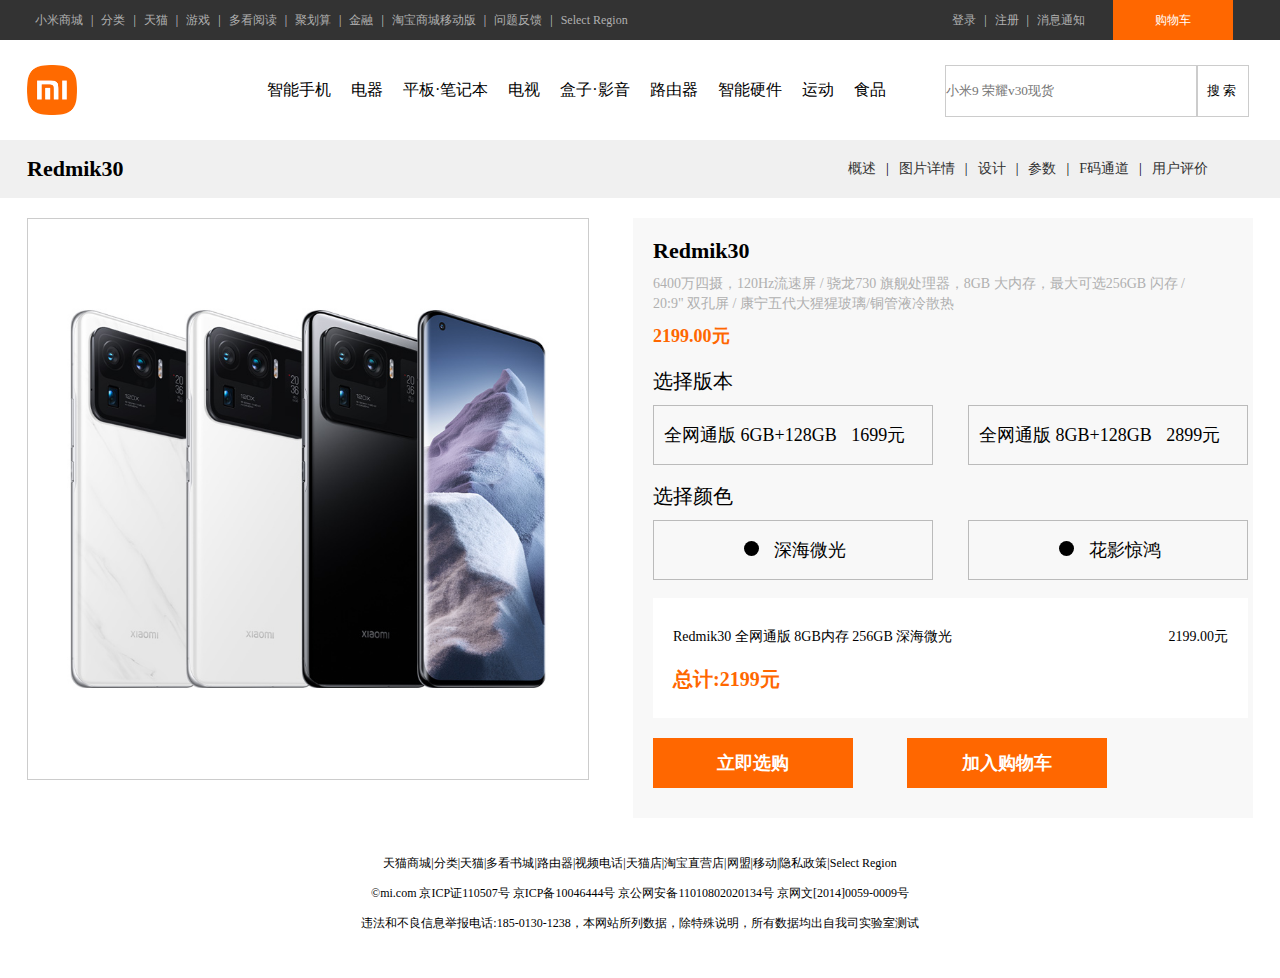
<file: xiaomi/pages/detailPage.html>
<!DOCTYPE html>
<html>

<head>
    <meta charset="UTF-8">
    <meta name="author" content="order by dede58.com" />
    <title>详情页</title>
    <!-- 重置样式 -->
    <link rel="stylesheet" href="../css/reset.css">
    <!-- 公共样式 -->
    <link rel="stylesheet" href="../css/base.css">
    <!-- 当前页样式 -->
    <link rel="stylesheet" type="text/css" href="../css/detailPage.css">
    <!-- header main图标库 -->
    <link rel="stylesheet" href="../iconfont/iconfont.css">
    <link rel="shortcut icon" href="../icon/favicon.ico" type="image/x-icon">

    <!-- 引入footer图标库 -->
    <link rel="stylesheet" href="../iconfooter/iconfont.css">
    <script src="../iconfooter/iconfont.js"></script>
    <link rel="stylesheet" href="../css/footer.css">

</head>

<body>
    <!-- start header -->
    <header>
        <div class="top center">
            <div class="left fl">
                <ul>
                    <li><a href="javascript:;">小米商城</a></li>
                    <li>|</li>
                    <li><a href="javascript:;">分类</a></li>
                    <li>|</li>
                    <li><a href="javascript:;">天猫</a></li>
                    <li>|</li>
                    <li><a href="javascript:;">游戏</a></li>
                    <li>|</li>
                    <li><a href="javascript:;">多看阅读</a></li>
                    <li>|</li>
                    <li><a href="javascript:;">聚划算</a></li>
                    <li>|</li>
                    <li><a href="javascript:;">金融</a></li>
                    <li>|</li>
                    <li><a href="javascript:;">淘宝商城移动版</a></li>
                    <li>|</li>
                    <li><a href="javascript:;">问题反馈</a></li>
                    <li>|</li>
                    <li><a href="javascript:;">Select Region</a></li>
                    <div class="clear"></div>
                </ul>
            </div>
            <div class="right fr">
                <div class="gouwuche fr"><a href="./shoppingCart.html">购物车</a></div>
                <div class="fr">
                    <ul>
                        <li><a href="./login.html" target="_blank">登录</a></li>
                        <li>|</li>
                        <li><a href="./register.html" target="_blank">注册</a></li>
                        <li>|</li>
                        <li><a href="javascript:;">消息通知</a></li>
                    </ul>
                </div>
                <div class="clear"></div>
            </div>
            <div class="clear"></div>
        </div>
    </header>
    <!--end header -->

    <!-- start banner_x -->
    <div class="banner_x center">
        <a href="./index.html" target="_blank">
            <div class="logo fl"></div>
        </a>
        <a href="">
            <div class="ad_top fl"></div>
        </a>
        <div class="nav fl">
            <ul>
                <li><a href="">智能手机</a></li>
                <li><a href="">电器</a></li>
                <li><a href="">平板·笔记本</a></li>
                <li><a href="">电视</a></li>
                <li><a href="">盒子·影音</a></li>
                <li><a href="">路由器</a></li>
                <li><a href="">智能硬件</a></li>
                <li><a href="">运动</a></li>
                <li><a href="">食品</a></li>
            </ul>
        </div>
        <div class="search fr">
            <form action="" method="post">
                <div class="text fl">
                    <input type="text" class="shuru" placeholder="小米9&nbsp;荣耀v30现货">
                </div>
                <div class="submit fl">
                    <input type="submit" class="sousuo" value="搜索" />
                </div>
                <div class="clear"></div>
            </form>
            <div class="clear"></div>
        </div>
    </div>
    <!-- end banner_x -->


    <!-- xiangqing -->
    <form action="post" method="">
        <div class="xiangqing">
            <div class="neirong w">
                <div class="xiaomi6 fl">Redmik30</div>
                <nav class="fr">
                    <li><a href="">概述</a></li>
                    <li>|</li>
                    <li><a href="">图片详情</a></li>
                    <li>|</li>
                    <li><a href="">设计</a></li>
                    <li>|</li>
                    <li><a href="">参数</a></li>
                    <li>|</li>
                    <li><a href="">F码通道</a></li>
                    <li>|</li>
                    <li><a href="">用户评价</a></li>
                    <div class="clear"></div>
                </nav>
                <div class="clear"></div>
            </div>
        </div>

        <div class="jieshao mt20 w">
            <div class="left fl"><img src="../images/big1.jpg" style="width: 560px; height: 560px;"></div>
            <div class="right fr">
                <div class="h3 ml20 mt20">Redmik30</div>
                <div class="jianjie mr40 ml20 mt10">6400万四摄，120Hz流速屏 / 骁龙730 旗舰处理器，8GB 大内存，最大可选256GB 闪存 / 20:9" 双孔屏 / 康宁五代大猩猩玻璃/铜管液冷散热</div>
                <div class="jiage ml20 mt10">2199.00元</div>
                <div class="ft20 ml20 mt20">选择版本</div>
                <div class="xzbb ml20 mt10">
                    <div class="banben fl">
                        <a>
                            <span>全网通版 6GB+128GB </span>
                            <span>1699元</span>
                        </a>
                    </div>
                    <div class="banben fr">
                        <a>
                            <span>全网通版 8GB+128GB</span>
                            <span>2899元</span>
                        </a>
                    </div>
                    <div class="clear"></div>
                </div>
                <div class="ft20 ml20 mt20">选择颜色</div>
                <div class="xzbb ml20 mt10">
                    <div class="banben fl">
                        <a>
                            <span class="yuandian"></span>
                            <span>深海微光 </span>

                        </a>
                    </div>
                    <div class="banben fr">
                        <a>
                            <span class="yuandian"></span>
                            <span>花影惊鸿</span>

                        </a>
                    </div>
                    <div class="clear"></div>
                </div>
                <div class="xqxq mt20 ml20">
                    <div class="top1 mt10">
                        <div class="left1 fl">Redmik30 全网通版 8GB内存 256GB 深海微光</div>
                        <div class="right1 fr">2199.00元</div>
                        <div class="clear"></div>
                    </div>
                    <div class="bot mt20 ft20 ftbc">总计:2199元</div>
                </div>
                <div class="xiadan ml20 mt20">
                    <input class="jrgwc" type="button" name="jrgwc" value="立即选购" />
                    <input class="jrgwc" type="button" name="jrgwc" value="加入购物车" />

                </div>
            </div>
            <div class="clear"></div>
        </div>
    </form>
    <!-- footer -->
    <footer class="mt20 center">

        <div class="mt20">天猫商城|分类|天猫|多看书城|路由器|视频电话|天猫店|淘宝直营店|网盟|移动|隐私政策|Select Region</div>
        <div>©mi.com 京ICP证110507号 京ICP备10046444号 京公网安备11010802020134号 京网文[2014]0059-0009号</div>
        <div>违法和不良信息举报电话:185-0130-1238，本网站所列数据，除特殊说明，所有数据均出自我司实验室测试</div>

    </footer>
    <script src="../js/axios.js"></script>

    <script src="../js/detailPage.js"></script>
</body>

</html>
</file>
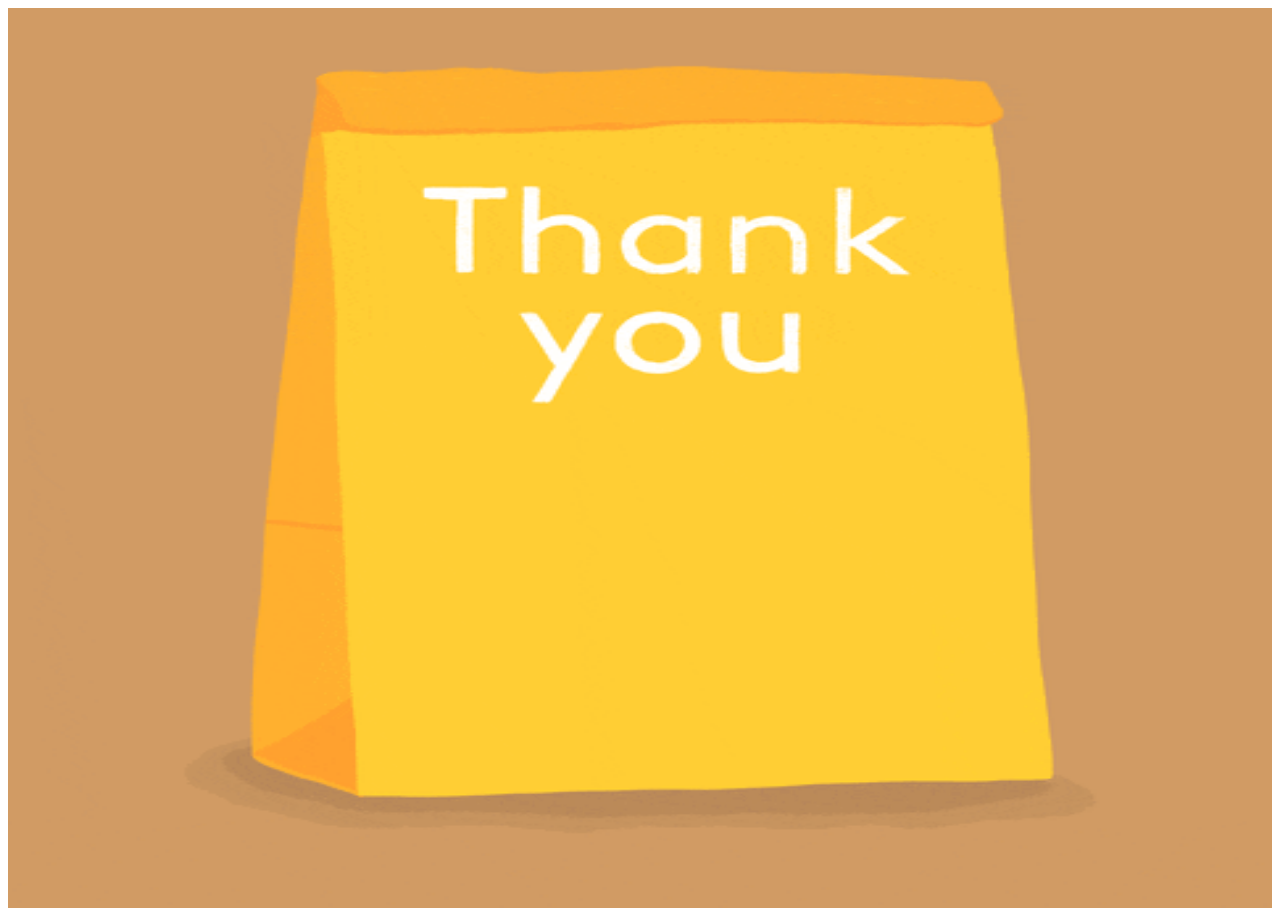
<file: xiaomi/pages/finall.html>
<!DOCTYPE html>
<html lang="en">

<head>
    <meta charset="UTF-8">
    <meta http-equiv="X-UA-Compatible" content="IE=edge">
    <meta name="viewport" content="width=device-width, initial-scale=1.0">
    <title>小米祝你健康快乐</title>
    <link rel="shortcut icon" href="../icon/favicon.ico" type="image/x-icon">

    <style>
        html,
        body {
            height: 100%;
        }
        
        div {
            height: 100%;
            background: url(../images/giphy.gif) no-repeat;
            background-size: 100% 100%;
            cursor: pointer;
        }
    </style>
</head>

<body>
    <div>

    </div>
    <script>
        const html = document.documentElement
        html.onclick = function() {
            location.href = './index.html'
        }
    </script>

</body>


</html>
</file>
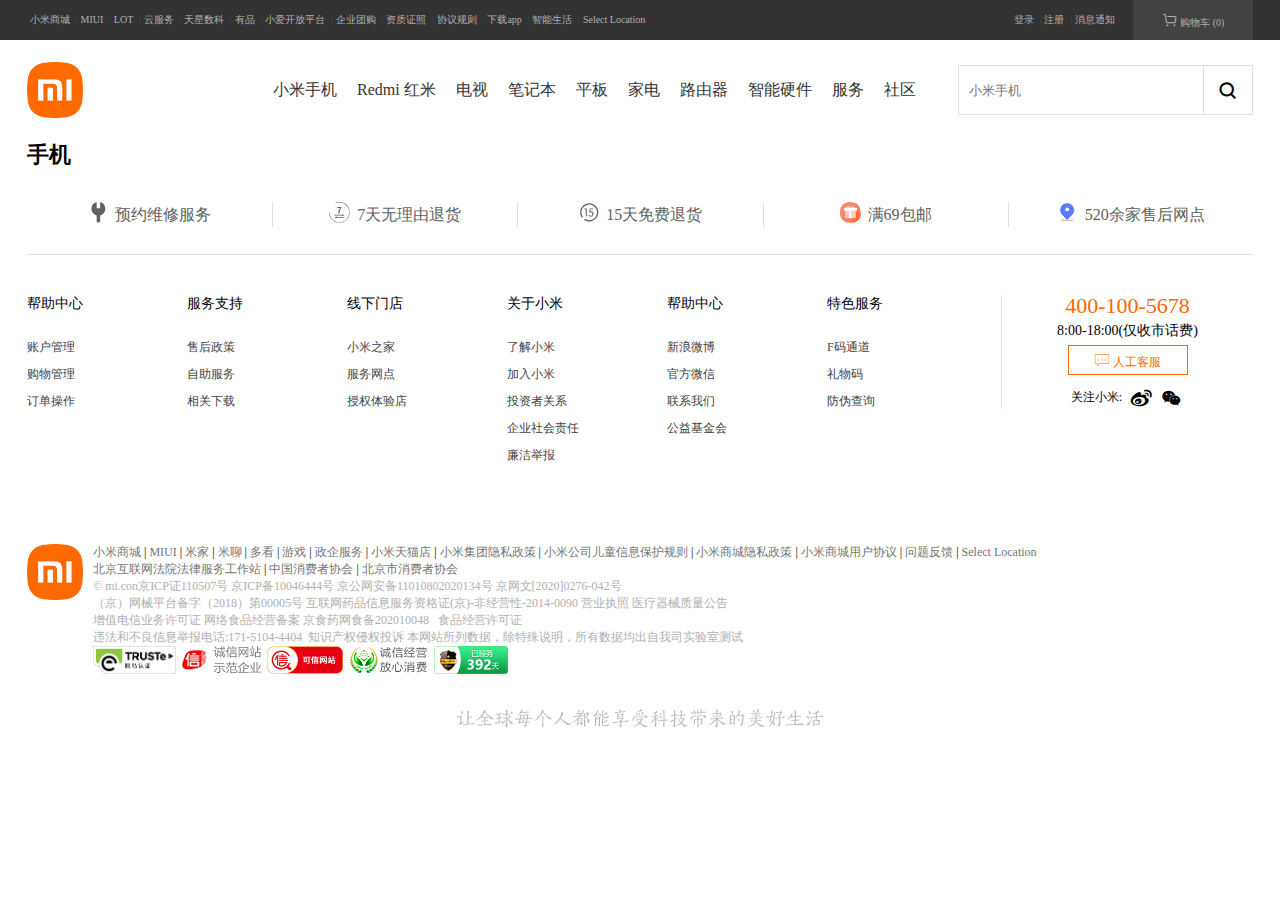
<file: xiaomi/pages/goodsList.html>
<!DOCTYPE html>
<html lang="en">

<head>
    <meta charset="UTF-8">
    <meta http-equiv="X-UA-Compatible" content="IE=edge">
    <meta name="viewport" content="width=device-width, initial-scale=1.0">
    <title>商品列表</title>
    <!-- 重置样式 -->
    <link rel="stylesheet" href="../css/reset.css">
    <!-- 公共样式 -->
    <link rel="stylesheet" href="../css/base.css">
    <!-- 当前主页样式 -->
    <link rel="stylesheet" href="../css/header.css">
    <link rel="stylesheet" href="../css/index.css">
    <link rel="stylesheet" href="../css/footer.css">
    <!-- header main图标库 -->
    <link rel="stylesheet" href="../iconfont/iconfont.css">
    <link rel="shortcut icon" href="../icon/favicon.ico" type="image/x-icon">

    <!-- 引入footer图标库 -->
    <link rel="stylesheet" href="../iconfooter/iconfont.css">
    <script src="../iconfooter/iconfont.js"></script>
    <link rel="stylesheet" href="../css/footer.css">

</head>


<body>
    <!-- 顶部导航条 -->
    <header>
        <div class="headbar">
            <!-- 创建内部容器 -->
            <div class="topbar w clearfix">
                <!-- 左侧的导航 -->
                <nav>
                    <ul class="service">
                        <li>
                            <a href="javascript:;">小米商城</a>
                            <span>|</span>
                        </li>

                        <li>
                            <a href="javascript:;">MIUI</a>
                            <span>|</span>
                        </li>

                        <li>
                            <a href="javascript:;">LOT</a>
                            <span>|</span>
                        </li>

                        <li>
                            <a href="javascript:;">云服务</a>
                            <span>|</span>
                        </li>

                        <li>
                            <a href="javascript:;">天星数科</a>
                            <span>|</span>
                        </li>

                        <li>
                            <a href="javascript:;">有品</a>
                            <span>|</span>
                        </li>

                        <li>
                            <a href="javascript:;">小爱开放平台</a>
                            <span>|</span>
                        </li>

                        <li>
                            <a href="javascript:;">企业团购</a>
                            <span>|</span>
                        </li>

                        <li>
                            <a href="javascript:;">资质证照</a>
                            <span>|</span>
                        </li>

                        <li>
                            <a href="javascript:;">协议规则</a>
                            <span>|</span>
                        </li>

                        <li class="down-app pos-r">
                            <a href="javascript:;">下载app</a>
                            <span>|</span>

                            <!-- 添加一个弹出层二维码 -->
                            <div class="triangle"></div>
                            <div class="appqrode">
                                <img src="../images/download.png" alt=""> 小米商城App
                            </div>
                        </li>

                        <li>
                            <a href="javascript:;">智能生活</a>
                            <span>|</span>
                        </li>

                        <li>
                            <a href="javascript:;">Select Location</a>

                        </li>
                    </ul>
                </nav>
                <!-- 购物车 -->
                <div class="buy-cart fr">
                    <a href="./shoppingCart.html">
                        <i class="iconfont icon-gouwuche"></i>
                        <span>购物车</span>
                        <span>(0)</span>
                    </a>
                    <!-- 下拉购物车 -->
                    <div class="cart-menu">
                        购物车中还没有商品,赶紧选购吧!
                    </div>
                </div>

                <!-- 用户登录注册 -->
                <ul class="header-info fr">
                    <li>
                        <a href="./login.html">登录</a>
                        <span>|</span>
                    </li>
                    <li>
                        <a href="./register.html">注册</a>
                        <span>|</span>
                    </li>
                    <li>
                        <a href="#">消息通知</a>

                    </li>
                </ul>
            </div>
        </div>

        <!-- 中间的header -->
        <section>
            <div class="headNav w">
                <div class="logo-wrapper pos-r fl">
                    <div class="logo pos-a"></div>
                </div>

                <ul class="h-list fl fs16">
                    <li class="h-list-first">
                        <a href="javascipt:;">全部商品分类</a>
                    </li>
                    <!-- 小米手机 -->
                    <li>
                        <a href="javascript:;">小米手机</a>
                        <div class="down-menu-wrapper">
                            <ul class="down-menu w ">
                                <li>
                                    <div class="img-box">
                                        <img src="../images/手机1.webp" alt="" class="pic">
                                    </div>
                                    <p>Xiaomi MIX 4</p>
                                    <p>4999元起</p>
                                </li>
                                <li>
                                    <div class="img-box">
                                        <img src="../images/手机4.webp" class="pic" alt="">
                                    </div>
                                    <p>小米MIX FOLD</p>
                                    <p>9999元起</p>
                                </li>
                                <li>
                                    <div class="img-box">
                                        <img src="../images/手机5.webp" class="pic" alt="">
                                    </div>
                                    <p>小米11 Ultra</p>
                                    <p>5499元起</p>
                                </li>
                                <li>
                                    <div class="img-box">
                                        <img src="../images/手机6.webp" class="pic" alt="">
                                    </div>
                                    <p>小米11 Pro</p>
                                    <p>4499元起</p>
                                </li>
                                <li>
                                    <div class="img-box">
                                        <img src="../images/手机7.webp" class="pic" alt="">
                                    </div>
                                    <p>小米11 青春版</p>
                                    <p>2099元起</p>
                                </li>
                                <li>
                                    <div class="img-box">
                                        <img src="../images/推荐14.webp" class="pic" alt="">
                                    </div>
                                    <p>小米10S</p>
                                    <p>2999元起</p>
                                </li>
                            </ul>
                        </div>
                    </li>
                    <!-- 红米 -->
                    <li>
                        <a href="javascript:;">Redmi 红米</a>
                        <div class="down-menu-wrapper">
                            <ul class="down-menu w clearfix">
                                <li>
                                    <div class="img-box">
                                        <img src="../images/推荐3.webp" class="pic" alt="">
                                    </div>
                                    <p>Redmi Note 10 Pro</p>
                                    <p>1599元</p>
                                </li>
                                <li>
                                    <div class="img-box">
                                        <img src="../images/推荐10.webp" class="pic" alt="">
                                    </div>
                                    <p>Redmi Note 10 5G</p>
                                    <p>1099元</p>
                                </li>
                                <li>
                                    <div class="img-box">
                                        <img src="../images/推荐4.webp" class="pic" alt="">
                                    </div>
                                    <p>K40 游戏增强版</p>
                                    <p>1999元</p>
                                </li>
                                <li>
                                    <div class="img-box">
                                        <img src="../images/推荐12.webp" class="pic" alt="">
                                    </div>
                                    <p>K40 Pro系列</p>
                                    <p>2499元</p>
                                </li>
                                <li>
                                    <div class="img-box">
                                        <img src="../images/推荐8.webp" class="pic" alt="">
                                    </div>
                                    <p>Redmi K40</p>
                                    <p>1999元</p>
                                </li>
                                <li>
                                    <div class="img-box">
                                        <img src="../images/推荐1.webp" class="pic" alt="">
                                    </div>
                                    <p>Redmi Note 9 4G</p>
                                    <p>899元</p>
                                </li>
                            </ul>
                        </div>
                    </li>
                    <!-- 电视 -->
                    <li>
                        <a href="javascript:;">电视</a>
                        <div class="down-menu-wrapper">
                            <ul class="down-menu w clearfix">
                                <li>
                                    <div class="img-box">
                                        <img src="../images/tv1.jpg" class="pic" alt="">
                                    </div>
                                    <p>小米电视6 55″OLED</p>
                                    <p>5699元</p>
                                </li>
                                <li>
                                    <div class="img-box">
                                        <img src="../images/tv2.jpg" class="pic" alt="">
                                    </div>
                                    <p>小米电视6 65″OLED</p>
                                    <p>7699元</p>
                                </li>
                                <li>
                                    <div class="img-box">
                                        <img src="../images/tv3.jpg" class="pic" alt="">
                                    </div>
                                    <p>小米电视 大师 77″OLED</p>
                                    <p>19999元</p>
                                </li>
                                <li>
                                    <div class="img-box">
                                        <img src="../images/tv4.jpg" class="pic" alt="">
                                    </div>
                                    <p>小米透视电视</p>
                                    <p>49999元</p>
                                </li>
                                <li>
                                    <div class="img-box">
                                        <img src="../images/tv5.jpg" class="pic" alt="">
                                    </div>
                                    <p>小米电视 大师 65英寸OLED</p>
                                    <p>9999元起</p>
                                </li>
                                <li>
                                    <div class="img-box">
                                        <img src="../images/tv6.jpg" class="pic" alt="">
                                    </div>
                                    <p>Redmi 智能电视 MAX98″</p>
                                    <p>19999元起</p>
                                </li>
                            </ul>
                        </div>
                    </li>
                    <!-- 笔记本 -->
                    <li>
                        <a href="javascript:;">笔记本</a>
                        <div class="down-menu-wrapper">
                            <ul class="down-menu w clearfix">
                                <li>
                                    <div class="img-box">
                                        <img src="../images/book1.png" class="pic" alt="">
                                    </div>
                                    <p>小米笔记本 Pro X 15</p>
                                    <p>8499元起</p>
                                </li>
                                <li>
                                    <div class="img-box">
                                        <img src="../images/book2.jpg" class="pic" alt="">
                                    </div>
                                    <p>Redmibook Pro 14 锐龙版</p>
                                    <p>4499元</p>
                                </li>
                                <li>
                                    <div class="img-box">
                                        <img src="../images/book3.jpg" class="pic" alt="">
                                    </div>
                                    <p>Redmibook Pro 15 锐龙版</p>
                                    <p>5299元起</p>
                                </li>
                                <li>
                                    <div class="img-box">
                                        <img src="../images/book4.jpg" class="pic" alt="">
                                    </div>
                                    <p>小米笔记本 Pro 15 锐龙版</p>
                                    <p>6299元</p>
                                </li>
                                <li>
                                    <div class="img-box">
                                        <img src="../images/book5.png" class="pic" alt="">
                                    </div>
                                    <p>小米笔记本 Pro 15</p>
                                    <p>6399元起</p>
                                </li>

                            </ul>
                        </div>
                    </li>
                    <!-- 平板 -->
                    <li>
                        <a href="javascript:;">平板</a>
                        <div class="down-menu-wrapper">
                            <ul class="down-menu w clearfix">
                                <li>
                                    <div class="img-box">
                                        <img src="../images/平板1.png" class="pic" alt="">
                                    </div>
                                    <p>小米平板5</p>
                                    <p>1999元起</p>
                                </li>
                                <li>
                                    <div class="img-box">
                                        <img src="../images/平板2.png" class="pic" alt="">
                                    </div>
                                    <p>小米平板5 Pro</p>
                                    <p>2499元</p>
                                </li>
                            </ul>
                        </div>
                    </li>
                    <!-- 家电  -->
                    <li>
                        <a href="javascript:;">家电</a>
                        <div class="down-menu-wrapper">
                            <ul class="down-menu w clearfix">
                                <li>
                                    <div class="img-box">
                                        <img src="../images/jiadian1.jpg" class="pic" alt="">
                                    </div>
                                    <p>米家风冷对开门冰箱 483L</p>
                                    <p>2399元</p>
                                </li>
                                <li>
                                    <div class="img-box">
                                        <img src="../images/jiadian2.jpg" class="pic" alt="">
                                    </div>
                                    <p>米家扫拖机器人1T</p>
                                    <p>1999元</p>
                                </li>
                                <li>
                                    <div class="img-box">
                                        <img src="../images/jiadian3.jpg" class="pic" alt="">
                                    </div>
                                    <p>米家互联网洗烘一体机</p>
                                    <p>1899元</p>
                                </li>
                                <li>
                                    <div class="img-box">
                                        <img src="../images/jiadian4.jpg" class="pic" alt="">
                                    </div>
                                    <p>小米净水器S1 800G</p>
                                    <p>2199元</p>
                                </li>
                                <li>
                                    <div class="img-box">
                                        <img src="../images/jiadian5.jpg" class="pic" alt="">
                                    </div>
                                    <p>米家空气净化器3 高效除菌</p>
                                    <p>749元</p>
                                </li>
                                <li>
                                    <div class="img-box">
                                        <img src="../images/jiadian6.jpg" class="pic" alt="">
                                    </div>
                                    <p>Redmi全自动波轮洗衣机1A 8kg</p>
                                    <p>849元</p>
                                </li>
                            </ul>
                        </div>
                    </li>
                    <!-- 路由器 -->
                    <li>
                        <a href="javascript:;">路由器</a>
                        <div class="down-menu-wrapper">
                            <ul class="down-menu w clearfix">
                                <li>
                                    <div class="img-box">
                                        <img src="../images/路由器1.jpg" class="pic" alt="">
                                    </div>
                                    <p>小米路由器AX6000</p>
                                    <p>599元</p>
                                </li>
                                <li>
                                    <div class="img-box">
                                        <img src="../images/路由器2.jpg" class="pic" alt="">
                                    </div>
                                    <p>小米路由器AX9000</p>
                                    <p>1299元起</p>
                                </li>
                                <li>
                                    <div class="img-box">
                                        <img src="../images/路由器3.jpg" class="pic" alt="">
                                    </div>
                                    <p>Redmi路由器AC2100</p>
                                    <p>169元</p>
                                </li>
                                <li>
                                    <div class="img-box">
                                        <img src="../images/路由器4.jpg" class="pic" alt="">
                                    </div>
                                    <p>小米路由器 Mesh</p>
                                    <p>999元</p>
                                </li>
                                <li>
                                    <div class="img-box">
                                        <img src="../images/路由器5.jpg" class="pic" alt="">
                                    </div>
                                    <p>小米路由器4A 千兆版</p>
                                    <p>119元</p>
                                </li>
                                <li>
                                    <div class="img-box">
                                        <img src="../images/路由器6.jpg" class="pic" alt="">
                                    </div>
                                    <p>小米路由器 4C</p>
                                    <p>59元</p>
                                </li>
                            </ul>
                        </div>
                    </li>
                    <!-- 智能硬件 -->
                    <li>
                        <a href="javascript:;">智能硬件</a>
                        <div class="down-menu-wrapper">
                            <ul class="down-menu w clearfix">
                                <li>
                                    <div class="img-box">
                                        <img src="../images/智能硬件1.jpg" class="pic" alt="">
                                    </div>
                                    <p>CyberDog 仿生四足机器人</p>
                                    <p>9999元</p>
                                </li>
                                <li>
                                    <div class="img-box">
                                        <img src="../images/智能硬件2.jpg" class="pic" alt="">
                                    </div>
                                    <p>小米智能门锁 1S</p>
                                    <p>1299元</p>
                                </li>
                                <li>
                                    <div class="img-box">
                                        <img src="../images/智能硬件3.jpg" class="pic" alt="">
                                    </div>
                                    <p>Redmi小爱触屏音箱Pro 8</p>
                                    <p>599元</p>
                                </li>
                                <li>
                                    <div class="img-box">
                                        <img src="../images/智能硬件4.jpg" class="pic" alt="">
                                    </div>
                                    <p>Xiaomi Sound</p>
                                    <p>499元</p>
                                </li>
                                <li>
                                    <div class="img-box">
                                        <img src="../images/智能硬件5.jpg" class="pic" alt="">
                                    </div>
                                    <p>Redmi小爱音箱 Play</p> ·
                                    <p>89元</p>
                                </li>
                                <li>
                                    <div class="img-box">
                                        <img src="../images/智能硬件6.jpg" class="pic" alt="">
                                    </div>
                                    <p>查看全部<br>智能硬件</p>
                                </li>
                            </ul>
                        </div>
                    </li>

                    <li>
                        <a href="javascript:;">服务</a>
                    </li>

                    <li>
                        <a href="javascript:;">社区</a>
                    </li>
                </ul>

                <form action="" class="h-search fr">
                    <input type="text" placeholder="小米手机">
                    <button type="submit"><i class="iconfont icon-sousuo"></i></button>
                    <ul class="search-list">
                        <li>全部商品</li>
                        <li>小米11</li>
                        <li>手机</li>
                        <li>小米10s</li>
                        <li>空调</li>
                        <li>红米</li>
                        <li>净水器</li>
                        <li>洗衣机</li>
                    </ul>
                </form>
            </div>
        </section>
    </header>
    <!-- 列表 -->
    <div class="f-service w" style="margin: 0 auto;" id="list">
        <div class="sj">手机</div>
        <ul id="listb">
        </ul>
    </div>
    <footer>
        <!-- 主体 -->
        <div class="f-service w">
            <!-- 服务 -->
            <ul class="list-service ">
                <li style="border: none;"><a href="javascipt:;"><svg class="icon" aria-hidden="true">
                            <use xlink:href="#icon-gongju"></use>
                        </svg>预约维修服务</a></li>
                <li><a href="javascipt:;"><svg class="icon" aria-hidden="true">
                            <use xlink:href="#icon-7tiantuihuan"></use>
                        </svg>7天无理由退货</a></li>
                <li><a href="javascipt:;"><svg class="icon" aria-hidden="true">
                            <use xlink:href="#icon-15tianwuliyoutuihuo"></use>
                        </svg>15天免费退货</a></li>
                <li><a href="javascipt:;"><svg class="icon" aria-hidden="true">
                            <use xlink:href="#icon-liwu"></use>
                        </svg>满69包邮</a></li>
                <li><a href="javascipt:;"><svg class="icon" aria-hidden="true">
                            <use xlink:href="#icon-didian"></use>
                        </svg>520余家售后网点</a></li>
            </ul>
            <!-- 联系 -->
            <div class="f-link clearfix">
                <dl>
                    <dt>帮助中心</dt>
                    <dd><a href="javascipt:;">账户管理</a></dd>
                    <dd><a href="javascipt:;">购物管理</a></dd>
                    <dd><a href="javascipt:;">订单操作</a></dd>
                </dl>
                <dl>
                    <dt>服务支持</dt>
                    <dd><a href="javascipt:;">售后政策</a></dd>
                    <dd><a href="javascipt:;">自助服务</a></dd>
                    <dd><a href="javascipt:;">相关下载</a></dd>
                </dl>
                <dl>
                    <dt>线下门店</dt>
                    <dd><a href="javascipt:;">小米之家</a></dd>
                    <dd><a href="javascipt:;">服务网点</a></dd>
                    <dd><a href="javascipt:;">授权体验店</a></dd>
                </dl>
                <dl>
                    <dt>关于小米</dt>
                    <dd><a href="javascipt:;">了解小米</a></dd>
                    <dd><a href="javascipt:;">加入小米</a></dd>
                    <dd><a href="javascipt:;">投资者关系</a></dd>
                    <dd><a href="javascipt:;">企业社会责任</a></dd>
                    <dd><a href="javascipt:;">廉洁举报</a></dd>
                </dl>
                <dl>
                    <dt>帮助中心</dt>
                    <dd><a href="javascipt:;">新浪微博</a></dd>
                    <dd><a href="javascipt:;">官方微信</a></dd>
                    <dd><a href="javascipt:;">联系我们</a></dd>
                    <dd><a href="javascipt:;">公益基金会</a></dd>
                </dl>
                <dl>
                    <dt>特色服务</dt>
                    <dd><a href="javascipt:;">F码通道</a></dd>
                    <dd><a href="javascipt:;">礼物码</a></dd>
                    <dd><a href="javascipt:;">防伪查询</a></dd>
                </dl>
                <!-- 右侧联系 -->
                <div class="col-tel fr">
                    <p class="phone">400-100-5678</p>
                    <p>8:00-18:00(仅收市话费)</p>
                    <div class="f-btn fs12 clearfix">
                        <i class="iconfont icon-icon-test"></i> 人工客服
                    </div>
                    <div class="follow fs12 pos-r">
                        关注小米:
                        <i class="iconfont  icon-weibo"></i>
                        <i class="iconfont  icon-weixin weixin">
                            <img src="../images/wx-img.png" alt="" style="display: none;" id="followwximg">
                        </i>

                    </div>
                </div>

            </div>
            <!-- 信息 -->
            <div class="f-info clearfix">
                <!-- logo -->
                <div class="logo fl"></div>
                <!-- 网站 -->
                <div class="f-sites fl fs12">
                    <p class="sites">
                        <a href="javascript:;">小米商城</a>
                        <sapn>|</sapn>
                        <a href="javascript:;">MIUI</a>
                        <sapn>|</sapn>
                        <a href="javascript:;">米家</a>
                        <sapn>|</sapn>
                        <a href="javascript:;">米聊</a>
                        <sapn>|</sapn>
                        <a href="javascript:;">多看</a>
                        <sapn>|</sapn>
                        <a href="javascript:;">游戏</a>
                        <sapn>|</sapn>
                        <a href="javascript:;">政企服务</a>
                        <sapn>|</sapn>
                        <a href="javascript:;">小米天猫店</a>
                        <sapn>|</sapn>
                        <a href="javascript:;">小米集团隐私政策</a>
                        <sapn>|</sapn>
                        <a href="javascript:;">小米公司儿童信息保护规则</a>
                        <sapn>|</sapn>
                        <a href="javascript:;">小米商城隐私政策</a>
                        <sapn>|</sapn>
                        <a href="javascript:;">小米商城用户协议</a>
                        <sapn>|</sapn>
                        <a href="javascript:;">问题反馈</a>
                        <sapn>|</sapn>
                        <a href="javascript:;">Select Location</a>

                    </p>
                    <p class="sites">
                        <a href="javascript:;">北京互联网法院法律服务工作站</a>
                        <sapn>|</sapn>
                        <a href="javascript:;">中国消费者协会</a>
                        <sapn>|</sapn>
                        <a href="javascript:;">北京市消费者协会</a>
                    </p>
                    <p class="f-copy">
                        &copy;
                        <a href="javascript:;">mi.con</a>京ICP证110507号
                        <a href="javascript:;">京ICP备10046444号</a>
                        <a href="javascript:;">京公网安备11010802020134号</a>
                        <a href="javascript:;">京网文[2020]0276-042号</a>
                        <br>
                        <a href="javascript:;">（京）网械平台备字（2018）第00005号</a>
                        <a href="javascript:;">互联网药品信息服务资格证(京)-非经营性-2014-0090</a>
                        <a href="javascript:;">营业执照</a>
                        <a href="javascript:;">医疗器械质量公告</a>
                        <br>
                        <a href="javascript:;">增值电信业务许可证</a>&nbsp;网络食品经营备案 京食药网食备202010048 &nbsp;
                        <a href="javascript:;">食品经营许可证</a>
                        <br> 违法和不良信息举报电话:171-5104-4404&nbsp;
                        <a href="javascript:;">知识产权侵权投诉</a>&nbsp;本网站所列数据，除特殊说明，所有数据均出自我司实验室测试

                    </p>
                    <div class="sites-pic">
                        <a href="javascript:;"><img src="../images/copy1.png" alt=""></a>
                        <a href="javascript:;"><img src="../images/copy2.png" alt=""></a>
                        <a href="javascript:;"><img src="../images/copy3.png" alt=""></a>
                        <a href="javascript:;"><img src="../images/copy4.png" alt=""></a>
                        <a href="javascript:;"><img src="../images/copy5.png" alt=""></a>
                    </div>
                </div>
            </div>
            <!-- slogan -->
            <div class="slogan"></div>
        </div>
    </footer>
    <script src="../js/axios.js"></script>
    <script src="../js/goodsList.js"></script>
</body>

</html>
</file>
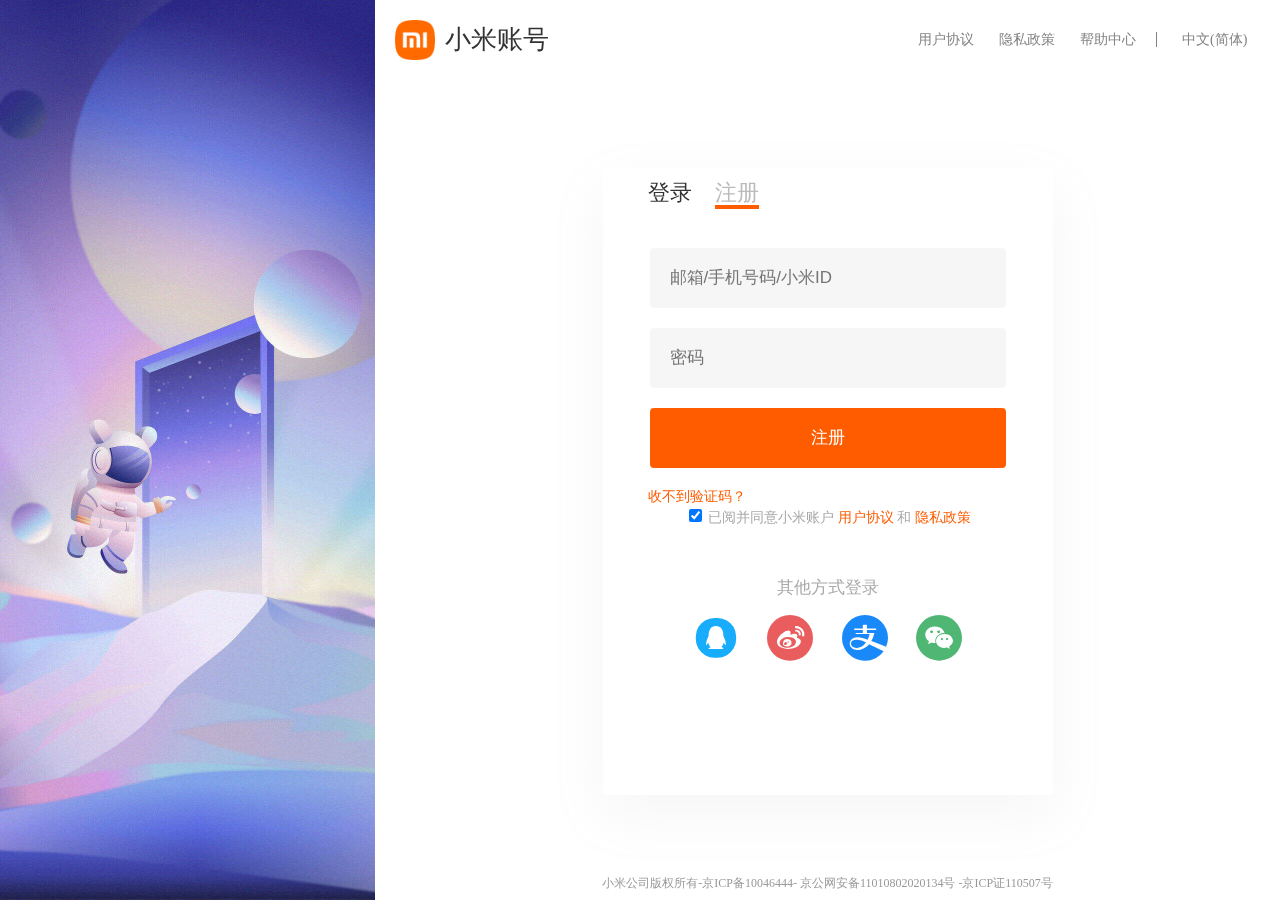
<file: xiaomi/pages/register.html>
<!DOCTYPE html>
<html lang="en">

<head>
    <meta charset="UTF-8">
    <meta http-equiv="X-UA-Compatible" content="IE=edge">
    <meta name="viewport" content="width=device-width, initial-scale=1.0">
    <title>注册</title>
    <link rel="stylesheet" href="../css/register.css">
    <link rel="stylesheet" href="../css/base.css">
    <link rel="stylesheet" href="../css/reset.css">
    <link rel="stylesheet" href="../iconfont/iconfont.css">
    <link rel="shortcut icon" href="../icon/favicon.ico" type="image/x-icon">
</head>

<body>
    <!-- 囊括所有 -->
    <div class="login">
        <!-- 左边的背景 -->
        <div class="lg-bk"></div>
        <!-- 囊括所有,内容区 -->
        <div class="login-content">
            <!-- 头部导航 -->
            <div class="header">
                <div class="hl">
                    <div class="img"></div>
                    <span>小米账号</span>
                </div>
                <div class="hr">
                    <div class="min-nav">
                        <span> <a href="">用户协议</a></span>
                        <span> <a href="">隐私政策</a></span>
                        <span> <a href="">帮助中心</a></span>
                        <span> <a href="">中文(简体)</a></span>
                    </div>
                </div>
            </div>
            <!-- 下方登录部分包裹 -->
            <div class="login-card-wrap">
                <!--登录部分 -->
                <div class="login-card">
                    <!-- 登录注册选择 -->
                    <div class="login-choice">
                        <a href="./login.html">登录</a>
                        <a href="">注册</a>
                    </div>
                    <!-- 账号密码输入框 -->
                    <form action="" class="mi-form">
                        <p>
                            <input type="text" placeholder="邮箱/手机号码/小米ID" class="input-id" required name="username">
                        </p>
                        <h6 class="usernamemsg" style="color: red;"></h6>
                        <p>
                            <input type="password" placeholder="密码" required class="input-psd" name="password">
                        </p>
                        <h6 class="pswmsg" style="color: red;"></h6>
                        <p>
                            <input type="button" value="注册" class="input-sub" id="login">
                        </p>
                    </form>
                    <div class="help">
                        <p>
                            <a href="">收不到验证码？</a>
                        </p>
                        <div class="accpet">
                            <form action="">
                                <input type="checkbox" checked> 已阅并同意小米账户
                                <a href="">用户协议</a> 和
                                <a href="">隐私政策</a>
                            </form>
                        </div>
                    </div>
                    <div class="login-ortherway">
                        <p class="title">
                            其他方式登录
                        </p>
                        <div class="login-list">
                            <a href="" class="iconfont icon-qq"></a>
                            <a href="" class="iconfont icon-weibo1"></a>
                            <a href="" class="iconfont icon-zhifubao"></a>
                            <a href="" class="iconfont icon-weixin"></a>
                        </div>
                    </div>
                </div>
            </div>
            <footer>
                <p class="mi-copy">
                    小米公司版权所有-京ICP备10046444-
                    <a href="">
                        京公网安备11010802020134号
                    </a> -京ICP证110507号
                </p>
            </footer>
        </div>
    </div>
    <script src="../js/register.js"></script>
    <script src="../js/axios.js"></script>
</body>

</html>
</file>
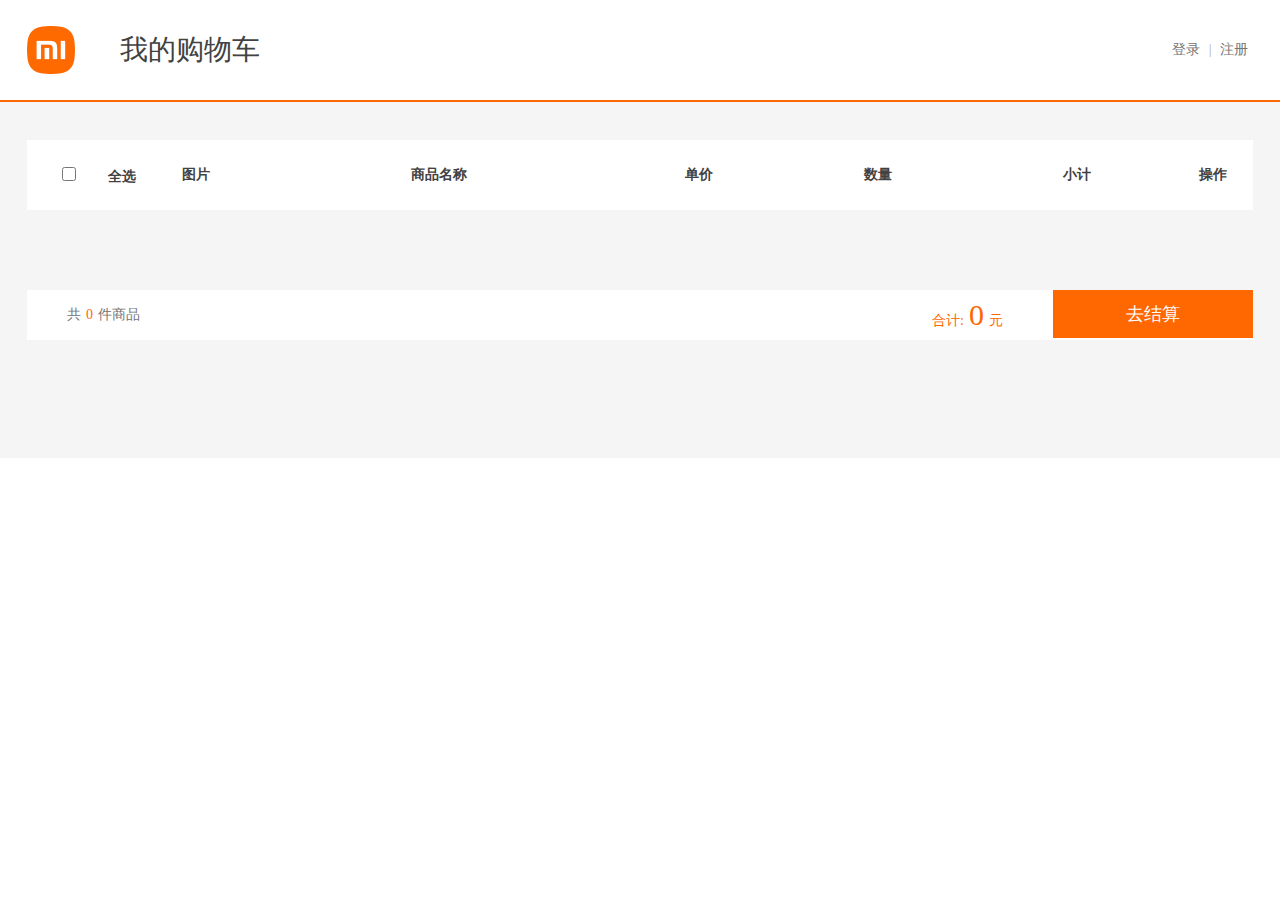
<file: xiaomi/pages/shoppingCart.html>
<!DOCTYPE html>
<html lang="en">

<head>
    <meta charset="UTF-8">
    <meta http-equiv="X-UA-Compatible" content="IE=edge">
    <meta name="viewport" content="width=device-width, initial-scale=1.0">
    <title>shoppingCart</title>
    <script src="../js/axios.js"></script>

    <script src="../js/jquery-2.2.4.js"></script>
    <script type="text/javascript" src="../js/layer-master/src/layer.js"></script>

    <link rel="stylesheet" href="../css/base.css">
    <link rel="stylesheet" href="../css/cart.css">
    <link rel="stylesheet" href="../iconfont/iconfont.css">
    <link rel="shortcut icon" href="../icon/favicon.ico" type="image/x-icon">
    <link rel="stylesheet" href="../css/reset.css">
</head>

<body>
    <!-- 头部 -->
    <header>
        <div class="h-con w">
            <div class="h-title">
                <a href="./index.html">
                    <div class="logo fl">
                    </div>
                </a>
                <h1>我的购物车</h1>
            </div>
            <div class="h-info">
                <a href="./login.html">登录</a>
                <span>|</span>
                <a href="./register.html">注册</a>
            </div>
        </div>
    </header>
    <!-- 购物区 -->
    <section>
        <div class="s-con w">
            <!-- 购物车选项 -->
            <table>
                <thead>
                    <tr>
                        <th style="width: 110px;"><input type="checkbox" class="checkbox-all">全选</th>
                        <th style="width: 120px;">图片</th>
                        <th style="width: 380px;">商品名称</th>
                        <th style="width: 158px;">单价</th>
                        <th style="width: 210px;">数量</th>
                        <th style="width: 200px;">小计</th>
                        <th style="width: 80px;">操作</th>
                    </tr>
                </thead>
                <tbody id="tab">
                    <!-- <tr>
                        <td><input type="checkbox" class="checkbox-item"></td>
                        <td><img src="../images/手机2.webp" alt=""></td>
                        <td> Redmi K30 5G </td>
                        <td>1799</td>
                        <td>
                            <button class="sub minus" name="minus">-</button>
                            <input value="1" class="gNum">
                            <button class="sup plus" name="add">+</button>
                        </td>
                        <td class="singleprice">1799</td>
                        <td><i class="del iconfont icon-cha"></i></td>
                    </tr> -->
                </tbody>
            </table>

            <!-- 合计 -->
            <div class="cart-bar">
                <p class="fl">共<span class="buy-number">0</span>件商品</p>
                <div class="pay fr">去结算</div>
                <p class="fr">合计:<span class="total-money" id="totalPrice">0</span>元</p>
            </div>
        </div>
    </section>
    </script>
    <script src="../js/shoppingCart.js"></script>
</body>

</html>
</file>
<file: xiaomi/css/base.css>
/* 公共样式 */
  .clearfix::before,
  .clearfix::after{
	  content: '';
	  display: table;
	  clear: both;
  }
  
  .w {
      width:1226px;
      
  }

.icon {
  width: 1.30em;
  height: 1.30em;
  vertical-align: -0.15em;
  fill: currentColor;
  overflow: hidden;
  padding-right: 7px;
}

.pos-r{position:relative;}
.pos-a{position:absolute;}

.fs12{font-size:12px;}
.fs14{font-size:14px;}
.fs16{font-size:16px;}
.fs18{font-size:18px;}
.fs20{font-size:20px;}
</file>
<file: xiaomi/css/detailPage.css>
* {
    margin: 0;
    padding: 0;
    text-decoration: none;
    list-style-type: none;
    font-family: Times New Roman;
}

img {
    border: none;
}

a {
    border: none;
    text-decoration: none;
    color: #000;
}

.border {
    border: 1px solid red;
}

.center {
    margin: 0 auto;
}

.w {
    width: 1226px;
    margin: 0 auto;
}

.fl {
    float: left;
}

.fr {
    float: right;
}

.clear {
    clear: both;
}

.mt20 {
    margin-top: 20px;
}

.mt10 {
    margin-top: 10px;
}

.ml20 {
    margin-left: 20px;
}

.ml40 {
    margin-left: 40px;
}

.mr40 {
    margin-right: 40px;
}

.mb20 {
    margin-bottom: 20px;
}

.border2 {
    border: 2px solid #ff6700;
}

.ft20 {
    font-size: 20px;
}

.ftbc {
    color: #ff6700;
    font-weight: bold;
}

.pr {
    padding-right: 40px;
}

.h3 {
    font-size: 22px;
    font-weight: bold;
}


/*header*/

header {
    width: 100%;
    height: 40px;
    background: #333
}

header .top {
    width: 1226px;
    height: 40px;
    line-height: 40px;
}

header .top .left ul li {
    float: left;
    font-size: 12px;
    color: #ccc;
}

header .top .left ul li a {
    display: block;
    padding: 0 8px;
    font-size: 12px;
    font-family: Times New Roman;
    color: #b0b0b0;
}

header .top .left ul li a:hover {
    color: #fff;
}

header .top .right ul li {
    float: left;
    font-size: 12px;
    color: #ccc;
}

header .top .right ul li a {
    display: block;
    padding: 0 8px;
    font-size: 12px;
    font-family: Times New Roman;
    color: #b0b0b0;
}

header .top .right ul li a:hover {
    color: #fff;
}

header .top .right .gouwuche a {
    color: #fff;
}

header .top .right .gouwuche {
    margin: 0 20px;
    background: #424242;
    width: 120px;
    text-align: center;
    font-size: 12px;
    cursor: pointer;
    background: #ff6700;
    color: #fff;
}

header .top .right .gouwuche:hover {
    color: #000;
    background: #666;
}

.banner_x {
    width: 1226px;
    height: 100px;
}

.banner_x .logo {
    background: url('../images/logo-mi.png') no-repeat center center;
    background-size: 100% 100%;
    width: 50px;
    height: 50px;
    margin-top: 25px;
}

.banner_x .ad_top {
    width: 180px;
    height: 100px;
    /* background: url('../image/yyymix.gif') no-repeat center center; */
}

.banner_x .nav ul li {
    float: left;
    height: 100px;
    line-height: 100px;
}

.banner_x .nav ul li a {
    display: inline-block;
    color: #000;
    font-size: 16px;
    padding: 0 10px;
}

.banner_x .nav ul li a:hover {
    color: rgb(255, 103, 0);
}

.banner_x .search {
    width: 308px;
    height: 100px;
    line-height: 100px;
}

.banner_x .search .text {
    width: 250px;
    height: 50px;
    line-height: 50px;
    font-size: 12px;
    margin-top: 25px;
    border: 1px solid #ccc;
}

.banner_x .search .text:hover {
    border-color: #ff6700;
}

.banner_x .search .text .shuru {
    border: none;
    width: 250px;
    height: 50px;
}

.banner_x .search .submit {
    width: 50px;
    height: 50px;
    line-height: 50px;
    text-align: center;
    font-size: 12px;
    margin-top: 25px;
    border: 1px solid #ccc;
}

.banner_x .search .submit .sousuo {
    letter-spacing: 3px;
    text-align: center;
    width: 50px;
    height: 50px;
    border: none;
    background: none;
    cursor: pointer;
}

.banner_x .search .submit:hover {
    border-color: #ff6700;
    color: #ff6700;
}


/*banner_y*/

.banner_y {
    width: 1226px;
    height: 460px;
    background: url('../image/banner2.jpg') no-repeat;
}

.banner_y .nav {
    width: 234px;
    height: 460px;
    background: rgb(12, 12, 19);
}

.banner_y .nav ul {
    padding: 20px 0;
    position: relative;
}

.banner_y .nav ul li {
    display: block;
    width: 174px;
    height: 40px;
    line-height: 40px;
    font-size: 14px;
    padding: 0 30px;
}

.banner_y .nav ul li .pop {
    width: 800px;
    height: 460px;
    background: #fff;
    position: absolute;
    left: 234px;
    top: 0px;
    display: none;
}

.banner_y .nav ul li:hover .pop {
    display: block;
    box-shadow: 2px 3px 5px #ccc;
    border-top: 1px solid #ccc;
}

.banner_y .nav ul li .pop .left {
    width: 265px;
    height: 460px;
    background: #fff;
}

.banner_y .nav ul li .pop .left div {
    margin-bottom: 3px;
}

.banner_y .nav ul li .pop .left .xuangou_left {
    height: 40px;
    line-height: 40px;
    font-size: 14px;
    margin-left: 10px;
    margin-top: 20px;
}

.banner_y .nav ul li .pop .left .xuangou_left a {
    color: #000;
}

.banner_y .nav ul li .pop .left .xuangou_left a img {
    vertical-align: middle;
}

.banner_y .nav ul li .pop .left .xuangou_left a span {
    display: inline-block;
    margin-left: 10px;
    font-size: 14px;
}

.banner_y .nav ul li .pop .left .xuangou_left a span:hover {
    color: #ff6700;
}

.banner_y .nav ul li .pop .left .xuangou_right {
    margin-top: 25px;
    height: 40px;
    line-height: 40px;
}

.banner_y .nav ul li .pop .left .xuangou_right a {
    display: block;
    width: 60px;
    line-height: 24px;
    height: 24px;
    text-align: center;
    font-size: 12px;
    color: #ff6700;
    border: 1px solid #ff6700;
}

.banner_y .nav ul li .pop .left .xuangou_right a:hover {
    display: block;
    background: #ff6700;
    color: #fff;
}

.banner_y .nav ul li .pop .ctn {
    width: 265px;
    height: 460px;
}

.banner_y .nav ul li .pop .ctn div {
    margin-bottom: 3px;
}

.banner_y .nav ul li .pop .ctn .xuangou_left {
    height: 40px;
    line-height: 40px;
    font-size: 14px;
    margin-left: 10px;
    margin-top: 20px;
}

.banner_y .nav ul li .pop .ctn .xuangou_left a {
    color: #000;
}

.banner_y .nav ul li .pop .ctn .xuangou_left a img {
    vertical-align: middle;
}

.banner_y .nav ul li .pop .ctn .xuangou_left a span {
    display: inline-block;
    margin-left: 10px;
    font-size: 14px;
}

.banner_y .nav ul li .pop .ctn .xuangou_left a span:hover {
    color: #ff6700;
}

.banner_y .nav ul li .pop .ctn .xuangou_right {
    margin-top: 25px;
    height: 40px;
    line-height: 40px;
}

.banner_y .nav ul li .pop .ctn .xuangou_right a {
    display: block;
    width: 60px;
    line-height: 24px;
    height: 24px;
    text-align: center;
    font-size: 12px;
    color: #ff6700;
    border: 1px solid #ff6700;
}

.banner_y .nav ul li .pop .ctn .xuangou_right a:hover {
    display: block;
    background: #ff6700;
    color: #fff;
}

.banner_y .nav ul li .pop .right {
    width: 265px;
    height: 460px;
    margin-right: 5px;
}

.banner_y .nav ul li .pop .right div {
    margin-bottom: 3px;
}

.banner_y .nav ul li .pop .right .xuangou_left {
    height: 40px;
    line-height: 40px;
    font-size: 14px;
    margin-left: 10px;
    margin-top: 20px;
}

.banner_y .nav ul li .pop .right .xuangou_left a {
    color: #000;
}

.banner_y .nav ul li .pop .right .xuangou_left a img {
    vertical-align: middle;
}

.banner_y .nav ul li .pop .right .xuangou_left a span {
    display: inline-block;
    margin-left: 10px;
    font-size: 14px;
}

.banner_y .nav ul li .pop .right .xuangou_left a span:hover {
    color: #ff6700;
}

.banner_y .nav ul li .pop .right .xuangou_right {
    margin-top: 25px;
    height: 40px;
    line-height: 40px;
}

.banner_y .nav ul li .pop .right .xuangou_right a {
    display: block;
    width: 60px;
    line-height: 24px;
    height: 24px;
    text-align: center;
    font-size: 12px;
    color: #ff6700;
    border: 1px solid #ff6700;
}

.banner_y .nav ul li .pop .right .xuangou_right a:hover {
    display: block;
    background: #ff6700;
    color: #fff;
}

.banner_y .nav ul li:hover {
    background: #ff6700;
}

.banner_y .nav ul li a {
    display: inline-block;
    margin-left: 10px;
    color: #fff;
}

.tlinks {
    text-indent: -9999px;
    height: 0;
    line-height: 0;
    font-size: 0;
    overflow: hidden;
}

.xiangqing {
    width: 100%;
    height: 58px;
    background: rgb(240, 240, 240);
}

.xiangqing .neirong {
    height: 58px;
    width: 1226px;
}

.xiangqing .neirong .xiaomi6 {
    width: 300px;
    height: 58px;
    line-height: 58px;
    font-size: 22px;
    font-weight: bold;
}

.xiangqing .neirong nav {
    display: inline-block;
    width: 410px;
    height: 58px;
    line-height: 58px;
}

.xiangqing .neirong nav li {
    font-size: 14px;
    float: left;
    display: block;
    margin: 0px 5px;
}

.xiangqing .neirong nav li a {
    color: #333;
    font-size: 14px;
}

.xiangqing .neirong nav li a:hover {
    color: #ff6700;
}


/*jieshao*/

.jieshao {
    height: 560px;
}

.jieshao .left {
    width: 560px;
    height: 560px;
    border: 1px solid #ccc;
}

.jieshao .right {
    width: 620px;
    background: rgb(248, 248, 248);
    height: 600px;
}

.jieshao .right .jianjie {
    font-size: 14px;
    color: rgb(176, 176, 176);
    line-height: 20px;
}

.jieshao .right .jiage {
    font-size: 18px;
    color: #ff6700;
    font-weight: bold;
}

.jieshao .right .xzbb {
    height: 58px;
    line-height: 58px;
}

.jieshao .right .xzbb .banben {
    height: 58px;
    line-height: 58px;
    width: 278px;
    cursor: pointer;
    margin-right: 5px;
    border: 1px solid #bbb;
}

.jieshao .right .xzbb .banben a {
    display: block;
    font-size: 18px;
    color: #000;
    padding: 0 10px;
}

.jieshao .right .xzbb .banben a span {
    display: inline-block;
    margin-right: 10px;
}

.jieshao .right .xzbb .banben a:hover {
    color: #ff6700;
}

.jieshao .right .xzbb .banben:hover {
    border: 1px solid #ff6700;
}

.jieshao .right .xzbb .banben a .yuandian {
    display: inline-block;
    height: 15px;
    width: 15px;
    border-radius: 50%;
    background: #000;
    margin-left: 80px;
}

.jieshao .left .xzbb .banben1 {
    height: 58px;
    line-height: 58px;
    width: 278px;
    cursor: pointer;
    margin-right: 5px;
    border: 1px solid #bbb;
}

.jieshao .left .xzbb .banben1 a {
    display: block;
    font-size: 18px;
    color: #000;
    padding: 0 10px;
}

.jieshao .left .xzbb .banben1 a span {
    display: inline-block;
    margin-right: 10px;
}

.jieshao .left .xzbb .banben1 a:hover {
    color: #ff6700;
}

.jieshao .left .xzbb .banben1:hover {
    border: 1px solid #ff6700;
}

.jieshao .left .xzbb .banben1 a .yuandian {
    display: inline-block;
    height: 15px;
    width: 15px;
    border-radius: 50%;
    background: #000;
    margin-left: 80px;
}


/*选取详情*/

.xqxq {
    height: 80px;
    width: 555px;
    background: rgb(255, 255, 255);
    padding: 20px;
}


/*是否下单*/

.xiadan {
    height: 50px;
    line-height: 50px;
}

.xiadan .jrgwc {
    height: 50px;
    width: 200px;
    border: none;
    background: #ff6700;
    color: #fff;
    font-size: 18px;
    font-weight: bold;
    cursor: pointer;
    margin-right: 50px;
}

.xiadan .jrgwc:hover {
    border: 1px solid #fff;
}

footer {
    width: 100%;
    height: 120px;
    line-height: 30px;
    text-align: center;
    font-size: 12px;
    background: rgb(250, 250, 250);
    padding: 30px 0;
}
</file>
<file: xiaomi/iconfont/iconfont.css>
@font-face {
  font-family: "iconfont"; /* Project id 2749209 */
  src: url('iconfont.woff2?t=1629818079206') format('woff2'),
       url('iconfont.woff?t=1629818079206') format('woff'),
       url('iconfont.ttf?t=1629818079206') format('truetype');
}

.iconfont {
  font-family: "iconfont" !important;
  font-size: 16px;
  font-style: normal;
  -webkit-font-smoothing: antialiased;
  -moz-osx-font-smoothing: grayscale;
}

.icon-xin:before {
  content: "\e6cd";
}

.icon-cha:before {
  content: "\e61e";
}

.icon-jiadian:before {
  content: "\e633";
}

.icon-shoubiao:before {
  content: "\e616";
}

.icon-tubiaoCSban-:before {
  content: "\e608";
}

.icon-chongdianqi:before {
  content: "\e602";
}

.icon-shipin:before {
  content: "\e6bc";
}

.icon-jiqiren:before {
  content: "\e85b";
}

.icon-xinxi:before {
  content: "\e65e";
}

.icon-dingwei:before {
  content: "\e642";
}

.icon-15tianwuliyoutuihuo:before {
  content: "\e606";
}

.icon-gongju:before {
  content: "\e615";
}

.icon-youjiantou:before {
  content: "\e61b";
}

.icon-weixin1:before {
  content: "\e61c";
}

.icon-liwu:before {
  content: "\e622";
}

.icon-left:before {
  content: "\e64f";
}

.icon-right:before {
  content: "\e655";
}

.icon-shouji:before {
  content: "\e63e";
}

.icon-tick:before {
  content: "\e605";
}

.icon-mimayincang:before {
  content: "\e63a";
}

.icon-kefu:before {
  content: "\e6ab";
}

.icon-zhaoshangxiaochengxu-mimakejian:before {
  content: "\e62f";
}

.icon-shipinbofang-:before {
  content: "\e693";
}

.icon-yonghu:before {
  content: "\e65b";
}

.icon-top:before {
  content: "\e61d";
}

.icon-7tiantuihuanhuo:before {
  content: "\e61f";
}

.icon-xiala:before {
  content: "\e6bb";
}

.icon-weibo:before {
  content: "\ea8c";
}

.icon-right-circle-fill:before {
  content: "\eb22";
}

.icon-qq:before {
  content: "\e601";
}

.icon-weibo1:before {
  content: "\e619";
}

.icon-weixin:before {
  content: "\e61a";
}

.icon-zhifubao:before {
  content: "\e607";
}

.icon-F:before {
  content: "\e600";
}

.icon-xiaomi:before {
  content: "\e661";
}

.icon-SIMqiaguanli:before {
  content: "\e614";
}

.icon-zhong:before {
  content: "\e641";
}

.icon-huafeichongzhi:before {
  content: "\e60a";
}

.icon-gouwuche:before {
  content: "\e668";
}

.icon-sousuo:before {
  content: "\e66c";
}

.icon-ziyuan:before {
  content: "\e610";
}

.icon-huishuai:before {
  content: "\e62b";
}
</file>
<file: xiaomi/iconfooter/iconfont.css>
@font-face {
  font-family: "iconfont"; /* Project id 2818560 */
  src: url('iconfont.woff2?t=1631840190316') format('woff2'),
       url('iconfont.woff?t=1631840190316') format('woff'),
       url('iconfont.ttf?t=1631840190316') format('truetype');
}

.iconfont {
  font-family: "iconfont" !important;
  font-size: 16px;
  font-style: normal;
  -webkit-font-smoothing: antialiased;
  -moz-osx-font-smoothing: grayscale;
}

.icon-weibo:before {
  content: "\e63d";
}

.icon-weixin:before {
  content: "\e62c";
}

.icon-icon-test:before {
  content: "\e619";
}

.icon-15tianwuliyoutuihuo:before {
  content: "\e606";
}

.icon-7tiantuihuan:before {
  content: "\e607";
}

.icon-didian:before {
  content: "\e603";
}

.icon-gongju:before {
  content: "\e69d";
}

.icon-liwu:before {
  content: "\ec99";
}
</file>
<file: xiaomi/css/footer.css>
footer {
    background-color: #fff;
}

footer .f-service {
    margin: 0 auto;
}

footer .f-service .list-service {
    padding: 27px 0;
    display: flex;
    align-items: center;
    border-bottom: 1px solid #e0e0e0;
}

footer .f-service .list-service li {
    /* flex: row nowrap; */
    width: 20%;
    height: 25px;
    line-height: 25px;
    box-sizing: border-box;
    border-left: 1px solid #e0e0e0;
    font-size: 16px;
    text-align: center;
}

footer .f-service .list-service li a {
    color: #616161;
}

footer .f-service .list-service li:hover a {
    color: #ff6700;
}

footer .f-link {
    padding: 40px 0;
}

footer .f-link dl {
    float: left;
    width: 160px;
}

footer .f-link dl dt {
    margin-bottom: 26px;
    line-height: 1.25;
}

footer .f-link dl dd {
    margin: 10px 0;
    font-size: 12px;
}

footer .f-link dl dd a {
    color: #424242;
}

footer .f-link dl dd a:hover {
    color: #ff6700;
}

footer .f-service .col-tel {
    width: 251px;
    text-align: center;
    border-left: 1px solid #e0e0e0;
    display: flex;
    flex-direction: column;
    align-items: center;
}

footer .f-service .f-link .col-tel .phone {
    font-size: 22px;
    line-height: 1;
    color: #ff6700;
}

footer .f-service .f-link .col-tel .f-btn {
    width: 118px;
    height: 28px;
    line-height: 28px;
    cursor: pointer;
    border: 1px solid #ff6700;
    color: #ff6700;
}

footer .f-service .f-link .col-tel .f-btn:hover {
    background: #ff6700;
    color: #fff;
}

footer .f-service .f-link .col-tel p {
    margin-bottom: 5px;
}

footer .f-service .f-link .col-tel .follow {
    margin-top: 10px;
    height: 24px;
    line-height: 24px;
}

footer .f-service .f-link .col-tel .follow i {
    vertical-align: middle;
    font-size: 24px;
    margin-left: 4px;
}

footer .f-service .f-link .col-tel .follow i:hover {
    color: #ff6700;
    cursor: pointer;
}

footer .f-service .f-link .col-tel .follow img {
    width: 126px;
    height: 126px;
    vertical-align: middle;
    position: absolute;
    top: 28px;
    left: 48px;
}

footer .f-info {
    padding-top: 30px;
}

footer .f-info .logo {
    width: 56px;
    height: 56px;
    margin-right: 10px;
    background: url(../images/logo-mi2.png) no-repeat center/100% 100%;
}

footer .f-info .f-sites .sites a {
    color: #757575;
}

footer .f-info .f-sites .sites a:hover {
    color: #ff6700;
}

footer .f-info .f-sites .f-copy {
    color: #b0b0b0;
}

footer .f-info .f-sites .f-copy a {
    color: #b0b0b0;
}

footer .f-info .f-sites .f-copy a:hover {
    color: #ff6700;
}

footer .f-info .sites-pic img {
    height: 28px;
}

footer .f-service .slogan {
    height: 20px;
    margin: 30px auto;
    background: url(../images/slogan2020.png) no-repeat center 0;
}
</file>
<file: xiaomi/css/header.css>
header .headbar {
    width: 100%;
    background: #333;
}

header .headbar .topbar {
    height: 40px;
    line-height: 40px;
    margin: 0 auto;
    color: #424242;
    font-size: 10px;
}

header .headbar .topbar li {
    float: left;
}

header .headbar .topbar li a {
    color: #b0b0b0;
    margin: 0 0.3em;
}

header .headBar .topbar .service li:first-child a {
    margin-left: 0;
}

header .headbar .topbar li a:hover {
    color: #fff;
}

header .headbar .topbar .service .down-app .triangle {
    width: 0;
    height: 0;
    position: absolute;
    display: none;
    bottom: 0;
    left: 50%;
    margin-left: -5px;
    border: 5px solid transparent;
    border-bottom-color: #fff;
}

header .headbar .topbar .service .down-app .appqrode {
    width: 124px;
    height: 0;
    position: absolute;
    z-index: 99999;
    top: 40px;
    left: 50%;
    margin-left: -62px;
    text-align: center;
    font-size: 14px;
    color: #333;
    background: #fff;
    line-height: 1;
    box-shadow: 0 1px 5px #aaa;
    overflow: hidden;
}

header .headbar .topbar .service .down-app .appqrode img {
    width: 90px;
    height: 90px;
    margin: 18px 17px 12px;
}

header .headbar .topbar .service .down-app:hover .triangle {
    display: block;
}

header .headbar .topbar .service .down-app:hover .appqrode {
    height: 148px;
    transition: height .3s;
}

header .headbar .topbar .buy-cart {
    width: 120px;
    height: 40px;
    background-color: #424242;
    margin-left: 15px;
    text-align: center;
    position: relative;
}

header .headbar .topbar .buy-cart a {
    color: #b0b0b0;
}

header .headbar .topbar .buy-cart .cart-menu {
    width: 316px;
    height: 0;
    position: absolute;
    z-index: 99999;
    top: 40px;
    right: 0;
    font-size: 12px;
    color: #424242;
    background-color: #fff;
    line-height: 1;
    box-shadow: 0 1px 5px #aaa;
    overflow: hidden;
}

header .headbar .topbar .buy-cart:hover {
    background-color: #fff;
}

header .headbar .topbar .buy-cart:hover a {
    color: #ff6700;
}

header .headbar .topbar .buy-cart:hover .cart-menu {
    height: 100px;
    line-height: 100px;
    transition: height .3s;
}

header .headNav {
    margin: 0 auto;
    height: 100px;
    line-height: 100px;
}

header .headNav .logo-wrapper {
    width: 56px;
    height: 100px;
    margin-right: 64px;
}

header .headNav .logo-wrapper .logo {
    width: 56px;
    height: 56px;
    background: url("../images/logo-mi.png") no-repeat center/100% 100%;
    top: 40%;
    margin-top: -18px;
    left: 50%;
    margin-left: -28px;
}

header .headNav .h-list li {
    float: left;
}

header .headNav .h-list li a {
    color: #333;
    margin: 0 10px;
}

header .headNav .h-list li:hover a {
    color: #ff6700;
}

header .headNav .h-list li .down-menu-wrapper {
    width: 100%;
    height: 230px;
    background-color: #fff;
    display: none;
    position: absolute;
    z-index: 99999;
    top: 140px;
    left: 0;
    box-shadow: 0 0 5px #aaa;
}

header .headNav .h-list li .down-menu-wrapper .down-menu {
    margin: 0 auto;
    height: 100%;
}

header .headNav .h-list li .down-menu-wrapper .down-menu li:last-child .img-box {
    border-right: none;
}

header .headNav .h-list li .down-menu-wrapper .down-menu li {
    width: 16%;
    height: 100%;
    box-sizing: border-box;
    float: left;
    font-size: 12px;
    line-height: 16px;
    text-align: center;
    padding-top: 20px;
}

header .headNav .h-list li .down-menu-wrapper .down-menu li .img-box {
    box-sizing: border-box;
    width: 100%;
    border-right: 1px solid #e0e0e0;
}

header .img-box img {
    width: 140px;
    height: 140px;
    margin: 0 auto 10px;
}

header .headNav .h-list li .down-menu-wrapper .down-menu li p:first-child {
    font-weight: 400;
    color: #333;
    margin-bottom: 2px;
}

header .headNav .h-list li .down-menu-wrapper .down-menu li p:last-child {
    color: #ff6700;
}

header .headNav .h-list .h-list-first {
    visibility: hidden;
}

header .headNav .h-search {
    width: 295px;
    height: 50px;
    line-height: 50px;
    margin-top: 25px;
    position: relative;
}

header .headNav .h-search input {
    width: 254px;
    height: 50px;
    box-sizing: border-box;
    border: 1px solid #e0e0e0;
    padding: 10px;
    border-right: 0;
    position: absolute;
    left: 0;
}

header .headNav .h-search button {
    width: 50px;
    height: 50px;
    background-color: #fff;
    box-sizing: border-box;
    border: 1px solid #e0e0e0;
    position: absolute;
    right: 0;
}

header .headNav .h-search button i {
    font-weight: 700;
    font-size: 20px;
}

header .headNav .h-search button:hover {
    background-color: #ff6700;
    color: #fff;
}

header .headNav .h-search .search-list {
    position: absolute;
    background: #fff;
    box-sizing: border-box;
    border: 1px solid #ff6700;
    border-top: none;
    width: 246px;
    top: 50px;
    left: 0px;
    z-index: 99999;
    display: none;
}

header .headNav .h-search .search-list li {
    height: 18px;
    line-height: 18px;
    font-size: 12px;
    color: #424242;
    padding: 6px 15px;
}
</file>
<file: xiaomi/css/index.css>
.s-con {
    margin: 0 auto;
}

.s-con .banner-wrapper {
    height: 460px;
    position: relative;
}

.s-con .banner-wrapper .l-list {
    box-sizing: border-box;
    position: absolute;
    left: 0;
    top: 0;
    z-index: 10;
    width: 234px;
    height: 460px;
    background-color: rgba(105, 101, 101, 0.6);
    padding-top: 20px;
}

.s-con .banner-wrapper .l-list>li {
    height: 42px;
    line-height: 42px;
    padding: 0 30px;
}

.s-con .banner-wrapper .l-list>li>a {
    color: #fff;
    float: left;
}

.s-con .banner-wrapper .l-list>li i {
    color: #fff;
    float: right;
}

.s-con .banner-wrapper .l-list>li ul {
    height: 458px;
}

.s-con .banner-wrapper .l-list>li .child-list {
    display: none;
    width: 992px;
    height: 458px;
    border: 1px solid #e0e0e0;
    border-left: 0;
    position: absolute;
    left: 234px;
    top: 0;
    z-index: 999;
}

.s-con .banner-wrapper .l-list>li .child-list .child-list-item {
    width: 25%;
    float: left;
    background-color: #fff;
}

.s-con .banner-wrapper .l-list>li .child-list .child-list-item>li {
    height: 40px;
    line-height: 40px;
    padding: 18px 20px;
    color: #333;
}

.s-con .banner-wrapper .l-list>li .child-list .child-list-item>li img {
    width: 40px;
    height: 40px;
    float: left;
    margin-right: 12px;
}


/* 右侧轮播图 */

.s-con .banner-wrapper .banner {
    position: relative;
    width: 1226px;
    height: 460px;
    overflow: hidden;
}

.s-con .banner-wrapper .banner .banner-img {
    position: absolute;
    width: 6130px;
}

.s-con .banner-wrapper .banner .banner-img li {
    float: left;
}

.s-con .banner-wrapper .banner .banner-img li img {
    width: 1226px;
    height: 460px;
}

.s-con .banner-wrapper .banner .banner-arr span {
    width: 41px;
    height: 69px;
    position: absolute;
    top: 50%;
    margin-top: -35px;
}

.s-con .banner-wrapper .banner .banner-arr span i {
    display: block;
    font-size: 40px;
    margin-top: 20px;
    margin-left: 5px;
}

.s-con .banner-wrapper .banner .banner-arr .left {
    left: 234px;
}

.s-con .banner-wrapper .banner .banner-arr .right {
    right: 0;
}

.s-con .banner-wrapper .banner .banner-disc {
    position: absolute;
    right: 30px;
    bottom: 25px;
}

.s-con .banner-wrapper .banner .banner-disc li {
    float: left;
    width: 6px;
    height: 6px;
    margin: 0 4px;
    border: 2px solid #fff;
    border-radius: 10px;
    overflow: hidden;
    border-color: rgba(255, 255, 255, 0.3);
    background: rgba(0, 0, 0, 0.4);
}

.s-con .banner-wrapper .banner .banner-disc li:hover {
    background: rgba(255, 255, 255, 0.4);
    border-color: rgba(0, 0, 0, 0.4);
}

.s-con .banner-wrapper .banner .banner-disc li.active {
    background: rgba(255, 255, 255, 0.4);
    border-color: rgba(0, 0, 0, 0.4);
}

.s-con .banner-sub {
    display: flex;
    justify-content: space-between;
    margin: 14px 0 26px;
}

.s-con .banner-sub .banner-tool {
    width: 234px;
    height: 170px;
    padding: 3px;
    box-sizing: border-box;
    background: #5f5740;
}

.s-con .banner-sub .banner-tool li {
    float: left;
    width: 70px;
    height: 82px;
    padding: 0 3px;
    font-size: 12px;
    color: #fff;
    opacity: 0.7;
    text-align: center;
    position: relative;
}

.s-con .banner-sub .banner-tool li i {
    font-size: 24px;
    font-weight: 100;
    display: block;
    width: 24px;
    height: 24px;
    line-height: 24px;
    margin: 20px auto 8px;
}

.s-con .banner-sub .banner-tool li::before {
    top: -1px;
    left: 6px;
    width: 64px;
    height: 1px;
    position: absolute;
    content: "";
    background: #665e57;
}

.s-con .banner-sub .banner-tool li::after {
    top: 6px;
    left: 0;
    width: 1px;
    height: 70px;
    position: absolute;
    content: "";
    background: #665e57;
}

.s-con .banner-sub .banner-tool li:hover {
    opacity: 1;
}

.s-con .banner-sub .banner-ad {
    width: 978px;
    height: 170px;
    display: flex;
    justify-content: space-between;
}

.s-con .banner-sub .banner-ad li img {
    width: 316px;
    height: 170px;
}

.s-con .banner-sub .banner-ad li:hover {
    cursor: pointer;
}

.content {
    background-color: #f5f5f5;
    padding-bottom: 22px;
}

.content .c-con {
    margin: 0 auto;
    padding-top: 22px;
}

.content .c-con .c-ad,
.content .c-con .c-item {
    margin-bottom: 22px;
}

.content .c-con .item-title {
    height: 58px;
    line-height: 58px;
    display: flex;
    justify-content: space-between;
}

.content .c-con .item-title .title-txt {
    font-size: 22px;
    font-weight: 200;
    line-height: 58px;
    color: #333;
}

.content .c-con .item-title .more {
    color: #424242;
}

.content .c-con .item-title .more i {
    margin-left: 8px;
    color: #b0b0b0;
}


/* 换选tab样式*/

.content .c-con .item-title .more li {
    height: 26px;
    line-height: 26px;
    float: left;
    margin-left: 30px;
}

.content .c-con .item-title .more .active {
    color: #ff6700;
    border-bottom: 2px solid #ff6700;
}

.content .c-con .item-title .more:hover span,
.content .c-con .item-title .more:hover i {
    color: #ff6700;
}

.content .c-con .item-con {
    display: none;
}

.content .c-con .item-con .item1-left {
    margin-right: 14px;
}

.content .c-con .item-con .item1-left:hover {
    transform: translate3d(0, -2px, 0);
    box-shadow: 0 15px 30px #ccc;
}

.content .c-con .item-con .items {
    display: flex;
    justify-content: space-between;
    flex-wrap: wrap;
}

.content .c-con .active {
    display: block;
}

.content .c-con .c-item1 .item-con>.items {
    width: 978px;
}

.content .c-con .c-item2 .item-con .items>li:nth-child(5n + 1) {
    padding: 0;
}

.content .c-con .c-item2 .item-con .items>li:nth-child(5n + 1)>img {
    width: 234px;
    height: 300px;
}

.content .item {
    width: 234px;
    height: 300px;
    background-color: #fff;
    display: flex;
    flex-direction: column;
    align-items: center;
    box-sizing: border-box;
    padding: 20px 0;
}

.content .item:first-child {
    margin-bottom: 14px;
}

.content .item img {
    width: 160px;
    height: 160px;
    margin-bottom: 18px;
}

.content .item .item-name {
    font-size: 14px;
    font-weight: 400;
    color: #333;
    margin-bottom: 2px;
}

.content .item .item-info {
    height: 18px;
    font-size: 12px;
    color: #b0b0b0;
    margin-bottom: 10px;
}

.content .item .item-price {
    font-size: 14px;
    color: #ff6700;
}

.content .item .item-price .primary-price {
    color: #b0b0b0;
    margin-left: 0.5em;
    text-decoration: line-through;
}

.content .item:hover {
    transform: translate3d(0, -2px, 0);
    box-shadow: 0 15px 30px #ccc;
}


/* 最后一个li设置 */

.content .item-last ul {
    display: flex;
    flex-direction: column;
    justify-content: space-between;
    width: 234px;
    height: 300px;
}

.content .item-last ul li {
    box-sizing: border-box;
    padding-top: 32px;
    width: 234px;
    height: 143px;
    background-color: #fff;
}

.content .item-last ul li:hover {
    transform: translate3d(0, -2px, 0);
    box-shadow: 0 15px 30px #ccc;
}

.content .item-last ul li .item-info {
    display: flex;
    justify-content: space-around;
}

.content .item-last ul li .item-info .item-name {
    width: 94px;
    font-size: 14px;
    font-weight: 400;
    color: #333;
    margin-left: 20px;
}

.content .item-last ul li .item-info .item-name .item-more {
    font-size: 18px;
}

.content .item-last ul li .item-info .item-name .hot-item {
    font-size: 12px;
    color: #757575;
}

.content .item-last ul li .item-info i {
    font-size: 48px;
    color: #ff6700;
}

.content .item-last ul li .item-info img {
    width: 80px;
    height: 80px;
}

.content .item-last ul li .price {
    margin-left: 30px;
    font-size: 14px;
    color: #ff6700;
}

.content .c-con .c-item3 .item-con>.items {
    display: flex;
    justify-content: space-between;
    width: 1226px;
}

.content .c-con .c-item3 .item-con>.items li {
    width: 296px;
    height: 285px;
    background-color: #fff;
    text-align: center;
    position: relative;
}

.content .c-con .c-item3 .item-con>.items :hover {
    transform: translate3d(0, -2px, 0);
    box-shadow: 0 15px 30px #ccc;
}

.content .c-con .c-item3 .item-con>.items li img {
    width: 296px;
    height: 180px;
}

.content .c-con .c-item3 .item-con>.items li .video-name {
    margin: 28px 0 6px;
    color: #333;
    font-size: 14px;
}

.content .c-con .c-item3 .item-con>.items li .video-info {
    font-size: 12px;
    color: #b0b0b0;
}

.content .c-con .c-item3 .item-con>.items li span {
    width: 32px;
    height: 20px;
    border: 2px solid #fff;
    border-radius: 12px;
    position: absolute;
    left: 15px;
    bottom: 110px;
}

.content .c-con .c-item3 .item-con>.items li i {
    /* position: absolute;
      left: 20px;
      bottom: 10px; */
    font-size: 20px;
    /* color: #424242; */
    line-height: 20px;
    color: #fff;
    /* background-color: rgba(0,0,0,.6); */
}

.content .c-con .c-item3 .item-con>.items li span:hover {
    background-color: #ff6700;
    /* color: #ff6700; */
}

.home-loft {
    position: fixed;
    top: 70px;
    left: 0;
    z-index: 99;
    display: none;
}

.home-loft li {
    position: relative;
    display: block;
    width: 82px;
    height: 90px;
    margin-top: -1px;
    background-color: #fff;
    border: 1px solid #f5f5f5;
    display: flex;
    flex-direction: column;
    justify-content: center;
    align-items: center;
    font-size: 14px;
    color: #757575;
}

.home-loft li i {
    font-size: 30px;
}

.home-loft li:hover {
    color: #ff6700;
}

.home-loft li.active {
    color: #fff;
    background-color: #ff6700;
}

.home-tool {
    position: fixed;
    bottom: 70px;
    right: 0;
    z-index: 99;
}

.home-tool ul:last-child {
    margin-top: 14px;
    display: none;
}

.home-tool li {
    position: relative;
    width: 82px;
    height: 90px;
    margin-top: -1px;
    background-color: #fff;
    border: 1px solid #f5f5f5;
    display: flex;
    flex-direction: column;
    justify-content: center;
    align-items: center;
    color: #757575
}

.home-tool li a {
    color: #757575;
    display: flex;
    flex-direction: column;
    justify-content: center;
    align-items: center;
}

.home-tool li a:hover {
    color: #ff6700;
}

.home-tool li i {
    font-size: 30px;
}

.home-tool li:hover {
    color: #ff6700;
}

.home-tool li .mi-app {
    position: absolute;
    display: block;
    width: 130px;
    height: 192px;
    padding: 14px;
    box-sizing: border-box;
    margin-top: -1px;
    top: 0;
    left: -142px;
    background-color: #fff;
    border: 1px solid #f5f5f5;
    text-align: center;
    display: none;
}

.home-tool li .mi-app img {
    display: block;
    width: 100px;
    height: 100px;
    margin: 6px auto;
}

.home-tool li .mi-app span {
    display: block;
    width: 82px;
    margin: 14px auto 0;
    color: #757575;
    text-align: center;
}

.home-tool li span {
    margin-top: 10px;
}

.home-tool li:first-child:hover .mi-app {
    display: block;
}

#list .sj {
    font-size: 22px;
    font-weight: bold;
    margin-bottom: 5px;
}

#list ul {
    display: flex;
    justify-content: space-between;
    flex-wrap: wrap;
    text-align: center;
}

#list ul li {
    width: 234px;
    height: 300px;
    margin-bottom: 10px;
    border: 1px solid #E0E0E0;
}

#list ul li:hover {
    border: 1px solid #FF6A00;
}

#list .item-name {
    font-size: 14px;
    font-weight: 400;
    color: #333;
    margin-bottom: 2px;
}

#list .item-info {
    height: 18px;
    font-size: 12px;
    color: #b0b0b0;
    margin-bottom: 10px;
}

#list .primary-price {
    text-decoration: line-through;
    font-size: 14px;
    margin-left: 10px;
    color: #b0b0b0;
}

#list .present-price {
    font-size: 14px;
    color: #ff6700;
}
</file>
<file: xiaomi/css/register.css>
.body {
    font-size: 16px;
    font-family: '微软雅黑';
}

.login .lg-bk {
    width: 375px;
    height: 100%;
    background: url(../images/login-banner.jpg) no-repeat 0 0/100% 100%;
    position: fixed;
}

.login-content {
    width: 100%;
    height: 100%;
    padding-left: 375px;
    box-sizing: border-box;
    position: relative;
}

.header {
    padding: 20px;
    height: 40px;
    line-height: 40px;
    display: flex;
    justify-content: space-between;
}

.hl .img {
    background: url(../images/header-logo-mi.png) no-repeat 0/40px 40px;
    width: 40px;
    height: 40px;
    float: left;
}

.hl span {
    height: 40px;
    font-size: 26px;
    font-weight: 500;
    color: #333;
    margin-left: 10px;
    float: left;
}

.min-nav {
    width: 355px;
    height: 40px;
    /* background-color: blue; */
    display: flex;
    justify-content: space-around;
    align-items: center;
    float: right;
}

.min-nav a {
    text-decoration: none;
    font-size: 14px;
    font-weight: 400;
    color: #838383;
}

.min-nav a:hover {
    color: orange;
}

.min-nav span:nth-child(3) a {
    padding-right: 20px;
    border-right: 1px solid #838383;
}

.login-card-wrap {
    padding-top: 88px;
}

.login-choice a:nth-child(1) {
    font-size: 22px;
    color: #333;
}

.login-choice a:nth-child(2) {
    font-size: 22px;
    color: #bbb;
    margin-left: 20px;
    border-bottom: 4px solid #ff5c00;
}

.login-card {
    height: 627px;
    width: 450px;
    margin: 0 auto 80px;
    padding: 10px 45px;
    box-sizing: border-box;
    box-shadow: 0 20px 50px 0 hsl(0deg 0% 64% / 10%);
}

.mi-form {
    padding: 20px 2px 0;
}

.mi-form .input-id {
    width: 356px;
    height: 60px;
    box-sizing: border-box;
    padding: 20px;
    font-size: 17px;
    color: #333;
    line-height: 20px;
    background: rgba(165, 165, 170, 0.1);
    margin-top: 20px;
    border-radius: 4px;
}

.mi-form .input-psd {
    width: 356px;
    height: 60px;
    box-sizing: border-box;
    padding: 20px;
    font-size: 17px;
    color: #333;
    line-height: 20px;
    background: rgba(165, 165, 170, 0.1);
    margin-top: 20px;
    border-radius: 4px;
}

.mi-form .input-cpsd {
    width: 356px;
    height: 60px;
    box-sizing: border-box;
    padding: 20px;
    font-size: 17px;
    color: #333;
    line-height: 20px;
    background: rgba(165, 165, 170, 0.1);
    margin-top: 20px;
    border-radius: 4px;
}

.mi-form .eml {
    width: 356px;
    height: 60px;
    box-sizing: border-box;
    padding: 20px;
    font-size: 17px;
    color: #333;
    line-height: 20px;
    background: rgba(165, 165, 170, 0.1);
    margin-top: 20px;
    border-radius: 4px;
}

.mi-form .input-sub {
    width: 356px;
    height: 60px;
    box-sizing: border-box;
    padding: 20px;
    font-size: 17px;
    line-height: 20px;
    margin-top: 20px;
    color: #fff;
    background-color: #ff5c00;
    border-radius: 4px;
}

.login-card .help {
    margin-top: 20px;
    padding-bottom: 30px;
}

.help a {
    color: #ff5c00;
    font-size: 14px;
}

.help .accpet form {
    font-size: 14px;
    font-weight: 400;
    color: #aaa;
    line-height: 20px;
    text-align: center;
    padding-bottom: 10px;
}

.login-ortherway {
    text-align: center;
    font-size: 17px;
    font-weight: 400;
    color: #aaa;
    line-height: 40px;
}

.login-ortherway .title {
    padding-bottom: 10px;
}

.login-list a {
    font-size: 46px;
    margin: 0 12px;
}

.login-list a:nth-child(1) {
    color: #18acfc;
    ;
}

.login-list a:nth-child(2) {
    color: #ea5d5e;
    ;
}

.login-list a:nth-child(3) {
    color: #1989fa;
    ;
}

.login-list a:nth-child(4) {
    color: #50b674;
    ;
}

footer {
    text-align: center;
    color: #999;
    font-size: 12px;
    margin-bottom: 20px;
    /* position: absolute; */
    bottom: 20px;
}

.mi-copy a {
    color: #999;
}
</file>
<file: xiaomi/css/cart.css>
header {
    border-bottom: 2px solid #ff6700;
}

.h-con {
    height: 100px;
    margin: 0 auto;
    display: flex;
    justify-content: space-between;
    align-items: center;
}

.h-con .h-title .logo {
    width: 48px;
    height: 48px;
    margin-right: 45px;
    background: url(../images/logo-mi.png) no-repeat center/100% 100%;
}

.h-con .h-title h1 {
    float: left;
    font-size: 28px;
    line-height: 48px;
    color: #424242;
}

.h-con .h-info {
    color: #b0b0b0;
}

.h-con .h-info a {
    color: #757575;
    margin: 0 5px;
}

section {
    background-color: #f5f5f5;
}

section .s-con {
    margin: 0 auto;
    padding: 38px 0;
}

section .s-con .cart {
    margin: 65px 0 130px;
}

section .s-con .cart .cart-bg {
    width: 558px;
    height: 273px;
    background: url(../img/bg-cart.png) no-repeat 124px 0;
}

section .s-con .cart-info {
    color: #b0b0b0;
}

section .s-con .cart .cart-info h2 {
    font-size: 36px;
    margin-top: 70px;
}

section .s-con .cart .cart-info p {
    font-size: 20px;
}

section .s-con .cart .cart-info .cart-btns {
    margin-top: 20px;
}

section .s-con .cart .cart-info .cart-btns .cart-btn {
    width: 170px;
    height: 48px;
    line-height: 48px;
    text-align: center;
    border: 1px solid #ff6700;
}

section .s-con .cart .cart-info .cart-btns .cart-login {
    background: #ff6700;
    color: #fff;
    margin-right: 10px;
}

section .s-con .cart .cart-info .cart-btns .cart-register {
    color: #ff6700;
}


/* 购物车选项 */

table {
    width: 100%;
    color: #424242;
    /* display: none; */
}

thead>tr {
    height: 70px;
    background-color: #fff;
}

tbody>tr {
    height: 85px;
    padding: 15px 26px 15px 0;
    font-size: 16px;
    border-top: 1px solid #e0e0e0;
    background: #fff;
}

tbody>tr td:nth-child(3) {
    font-size: 18px;
}

tbody>tr td:nth-child(6) {
    color: #ff6700;
}

table {
    border-collapse: collapse;
    border-spacing: 0px;
    text-align: center;
}

td img {
    width: 80px;
    height: 80px;
}

section .s-con table button {
    width: 38px;
    height: 38px;
}

section .s-con table input {
    width: 72px;
    height: 14px;
    text-align: center;
}


/* 合计样式 */

section .s-con .cart-bar {
    width: 100%;
    height: 50px;
    line-height: 50px;
    background: #fff;
    margin: 80px 0;
}

section .s-con .cart-bar p:first-child {
    margin-left: 40px;
    color: #757575;
    font-size: 14px;
}

section .s-con .cart-bar p:first-child .buy-number {
    color: #ff6700;
    margin: 0 5px;
}

section .s-con .cart-bar .pay {
    width: 200px;
    height: 48px;
    line-height: 48px;
    font-size: 18px;
    margin-left: 50px;
    text-align: center;
    background: #ff6700;
    border-color: #ff6700;
    color: #fff;
}

section .s-con .cart-bar p:last-child {
    color: #ff6700;
    font-size: 14px;
}

section .s-con .cart-bar p:last-child .total-money {
    font-size: 30px;
    margin: 0 5px;
}

.r-con {
    margin: 0 auto;
}

.r-con .recommend .r-title {
    height: 50px;
    border-top: 1px solid #e0e0e0;
}

.r-con .recommend .r-title h3 {
    width: 482px;
    height: 40px;
    font-size: 30px;
    color: #757575;
    background-color: #f5f5f5;
    text-align: center;
    position: absolute;
    left: 50%;
    margin-left: -241px;
    top: -20px;
}

.r-con .recommend .r-items {
    display: flex;
    flex-wrap: wrap;
    justify-content: space-between;
}

.r-con .recommend .r-items .item {
    width: 234px;
    height: 300px;
    background-color: #fff;
    margin-bottom: 14px;
    display: flex;
    flex-direction: column;
    align-items: center;
    overflow: hidden;
}

.r-con .recommend .r-items .item img {
    width: 140px;
    height: 140px;
    margin: 40px 0 20px;
}

.r-con .recommend .r-items .item .item-name {
    color: #333;
}

.r-con .recommend .r-items .item .item-price {
    color: #ff6700;
    margin: 10px 0;
}

.r-con .recommend .r-items .item .item-praise {
    color: #757575;
}

.r-con .recommend .r-items .item .item-btn {
    width: 118px;
    height: 28px;
    font-size: 12px;
    line-height: 28px;
    border: 1px solid #ff6700;
    background-color: #fff;
    color: #ff6700;
    text-align: center;
    margin-top: 28px;
}

.r-con .recommend .r-items .item .item-btn:hover {
    border: 1px solid #ff6700;
    background-color: #ff6700;
    color: #fff;
}
</file>
